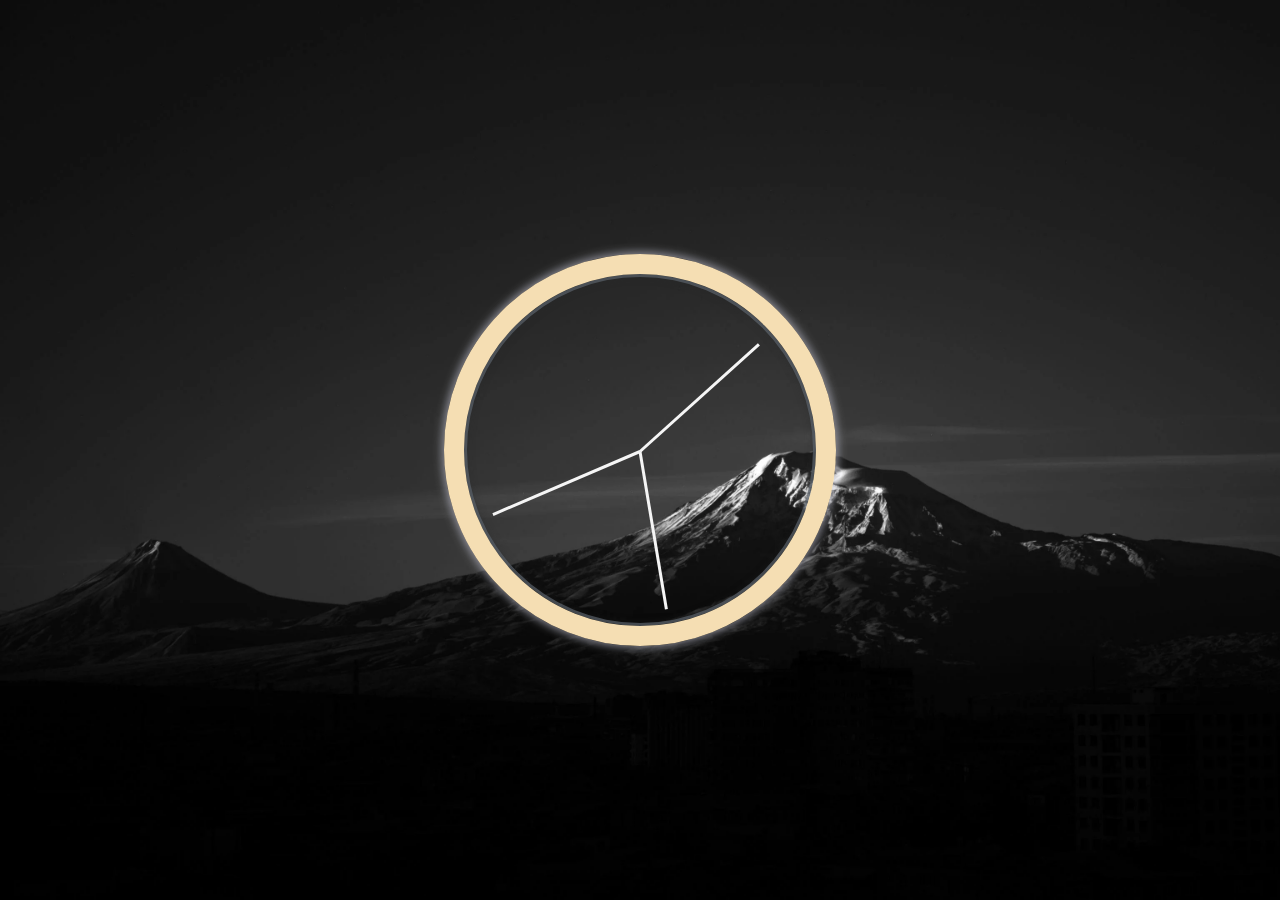
<file: 2. JS & CSS Clock/index.html>
<!DOCTYPE html>
<html lang="en">
  <head>
    <meta charset="UTF-8" />
    <meta name="viewport" content="width=device-width, initial-scale=1.0" />
    <title>My Clock</title>
    <link rel="stylesheet" href="style.css" />
  </head>
  <body>
    <div class="clock">
      <div class="clock-face">
        <div class="hand hour-hand"></div>
        <div class="hand min-hand"></div>
        <div class="hand sec-hand"></div>
      </div>
    </div>

    <script src="script.js"></script>
  </body>
</html>
</file>
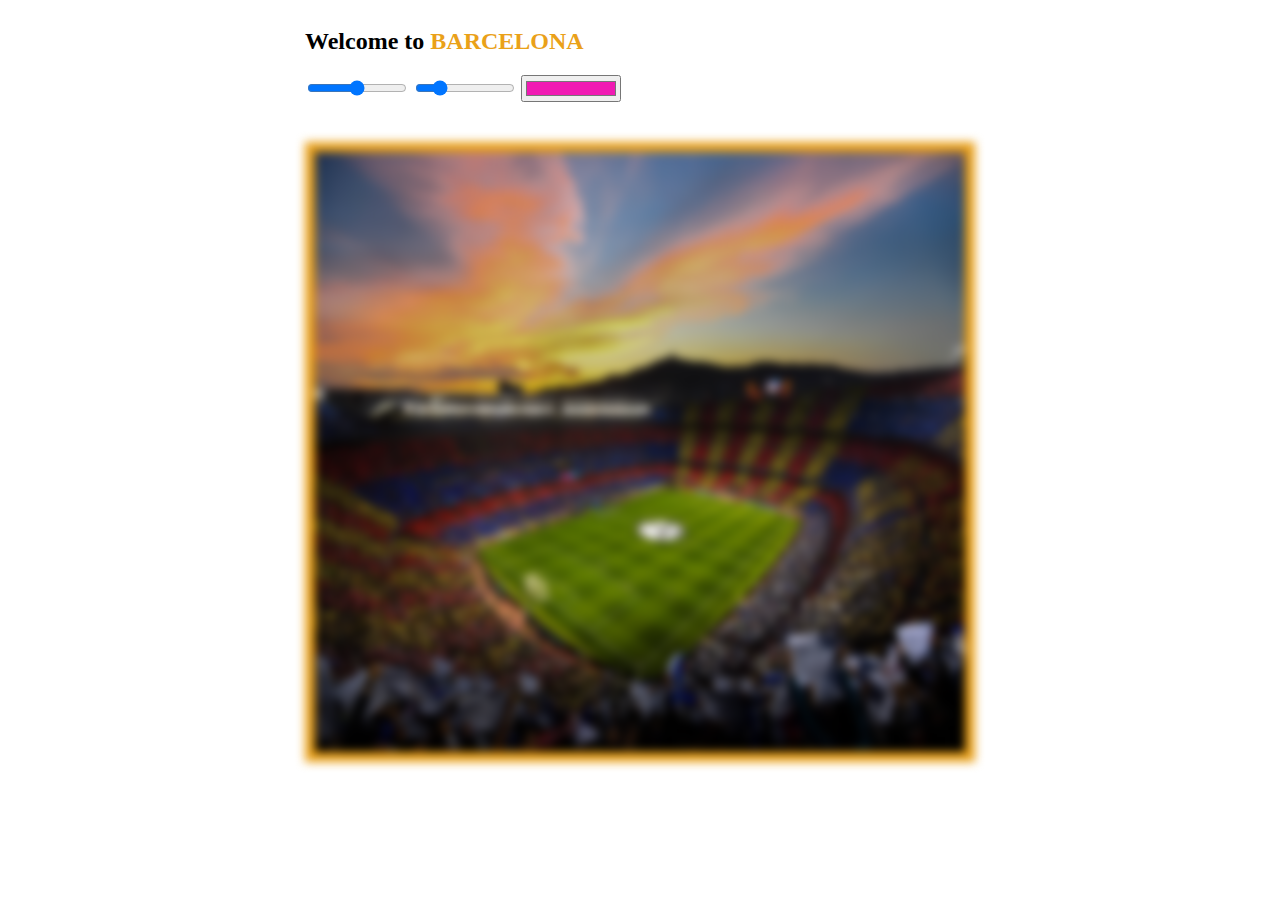
<file: 3. CSS Variables/index.html>
<!DOCTYPE html>
<html lang="en">
  <head>
    <meta charset="UTF-8" />
    <meta name="viewport" content="width=device-width, initial-scale=1.0" />
    <title>Document</title>
    <link rel="stylesheet" href="style.css" />
  </head>
  <body>
    <h2>Welcome to <span class="hgl">BARCELONA</span></h2>

    <div class="controls">
      <label for="space"></label>
      <input
        type="range"
        id="space"
        name="space"
        min="10"
        max="200"
        data-size="px"
      />

      <label for="blur"></label>
      <input
        type="range"
        id="blur"
        name="blur"
        min="0"
        max="35"
        value="7"
        data-size="px"
      />

      <label for="color"></label>
      <input type="color" id="color" name="color" value="#f01ab3" />
    </div>
    <img src="campnou.jpg" />

    <script src="script.js"></script>
  </body>
</html>

<!-- 
To combine label with input use same value for "for" and "id" attributes
-->
</file>
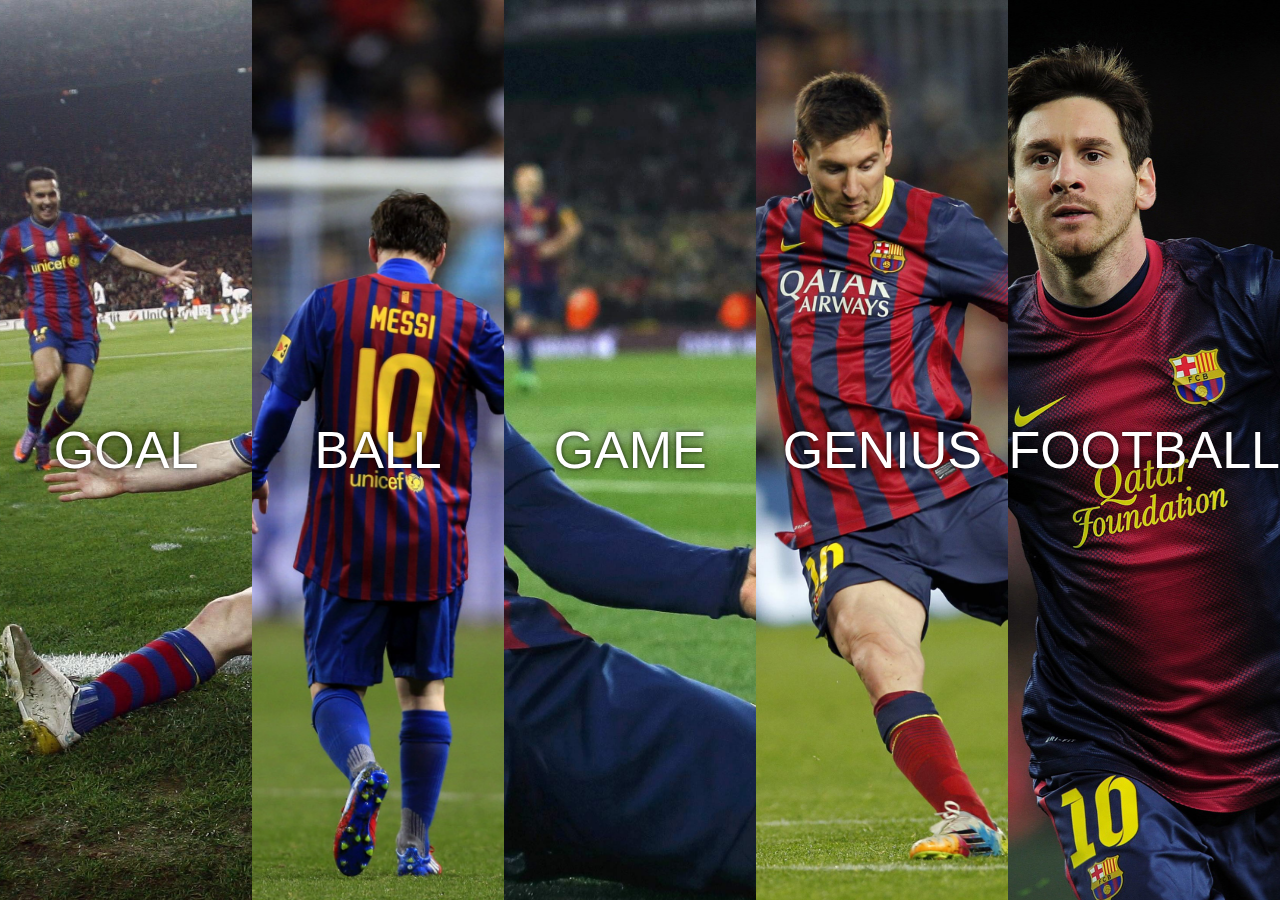
<file: 5. Flex Panel Gallery/index.html>
<!DOCTYPE html>
<html lang="en">
  <head>
    <meta charset="UTF-8" />
    <meta name="viewport" content="width=device-width, initial-scale=1.0" />
    <title>Flex Panel Gallery</title>
    <link rel="stylesheet" href="style.css" />
  </head>
  <body>
    <div class="panels">
      <div class="panel panel1">
        <p>Relentless</p>
        <p>Goal</p>
        <p>Scorer</p>
      </div>
      <div class="panel panel2">
        <p>Exceptional</p>
        <p>Ball</p>
        <p>Control</p>
      </div>
      <div class="panel panel3">
        <p>Clutch</p>
        <p>Game</p>
        <p>Winner</p>
      </div>
      <div class="panel panel4">
        <p>Tactical</p>
        <p>Genius</p>
        <p>Mind</p>
      </div>
      <div class="panel panel5">
        <p>Visionary</p>
        <p>Football</p>
        <p>Wizard</p>
      </div>
    </div>
    <script src="script.js"></script>
  </body>
</html>
</file>
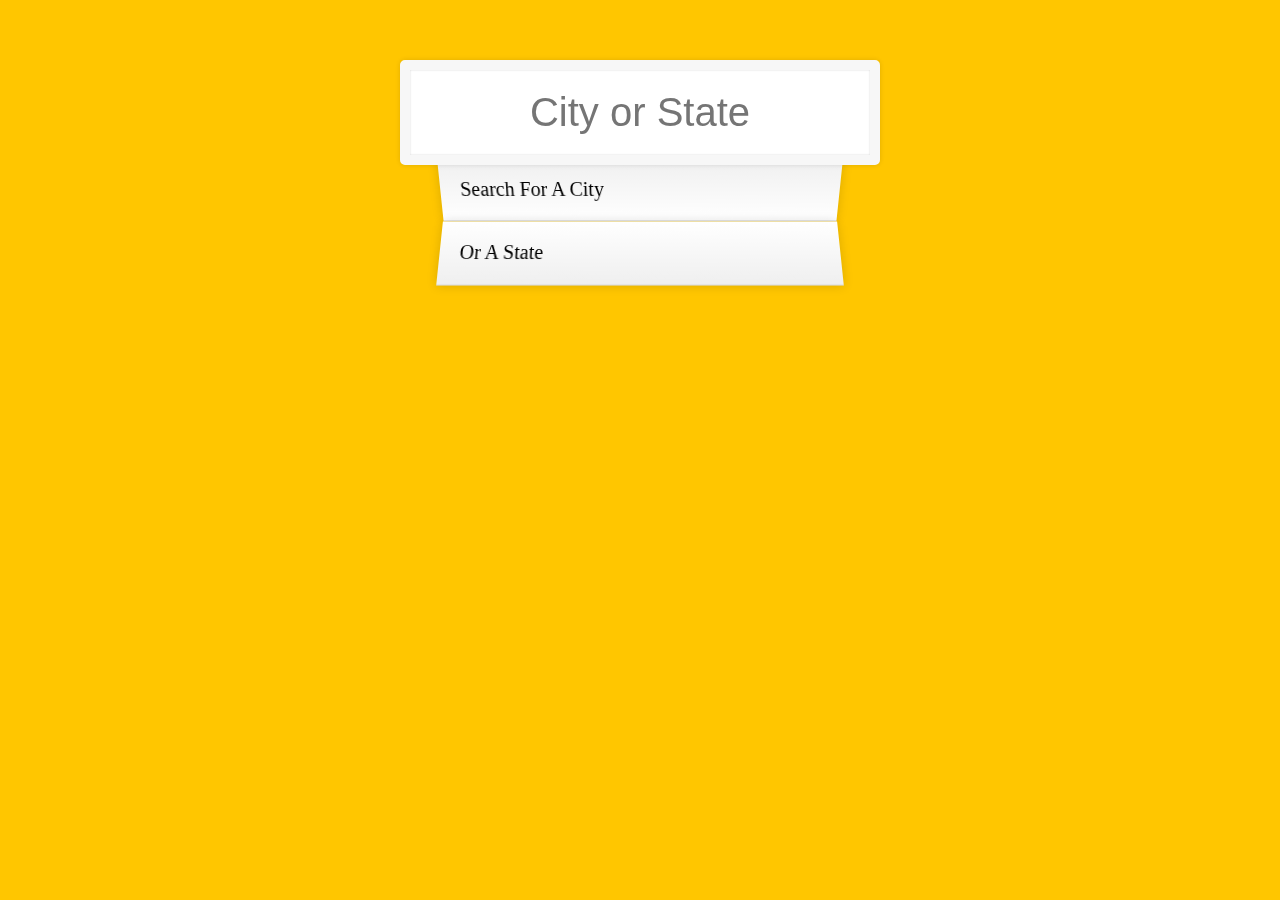
<file: 6. Ajax Type Ahead/index.html>
<!DOCTYPE html>
<html lang="en">
  <head>
    <meta charset="UTF-8" />
    <meta name="viewport" content="width=device-width, initial-scale=1.0" />
    <title>Document</title>
    <link href="style.css" rel="stylesheet" />
  </head>
  <body>
    <form class="search-form">
      <input type="text" class="search" placeholder="City or State" />
      <ul class="suggestions">
        <li>Search for a City</li>
        <li>Or a State</li>
      </ul>
    </form>
    <script src="script.js"></script>
  </body>
</html>
</file>
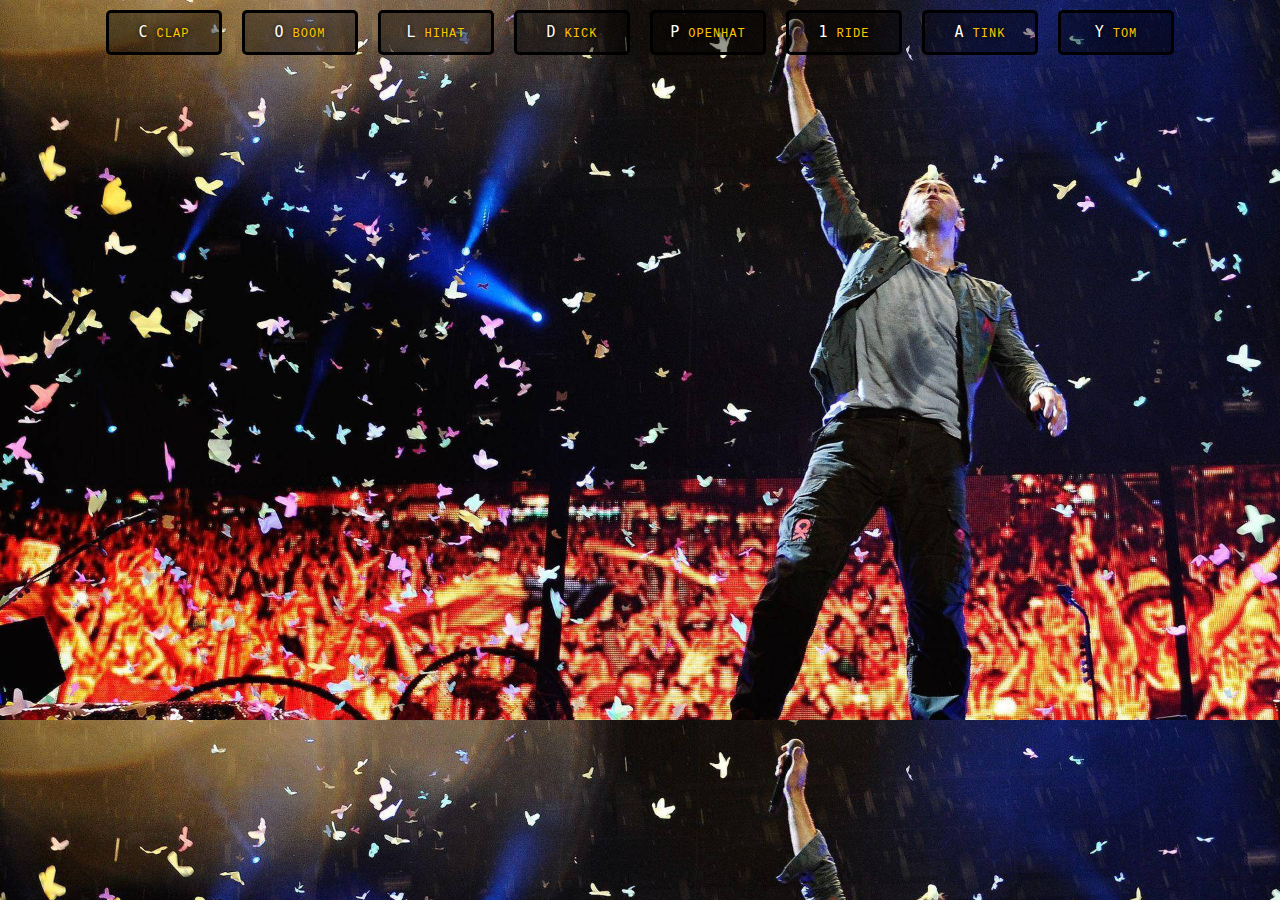
<file: 1. JS Drum Kit/DrumKit.html>
<!DOCTYPE html>
<html lang="en">
  <head>
    <meta charset="UTF-8" />
    <meta name="viewport" content="width=device-width, initial-scale=1.0" />
    <title>Drum Kit</title>
    <link rel="stylesheet" href="style.css" />
  </head>
  <body>
    <div class="keys">
      <div data-key="67" class="key">
        <kbd>C</kbd>
        <span class="sound">clap</span>
      </div>
      <div data-key="79" class="key">
        <kbd>O</kbd>
        <span class="sound">boom</span>
      </div>
      <div data-key="76" class="key">
        <kbd>L</kbd>
        <span class="sound">hihat</span>
      </div>
      <div data-key="68" class="key">
        <kbd>D</kbd>
        <span class="sound">kick</span>
      </div>
      <div data-key="80" class="key">
        <kbd>P</kbd>
        <span class="sound">openhat</span>
      </div>
      <div data-key="49" class="key">
        <kbd>1</kbd>
        <span class="sound">ride</span>
      </div>
      <div data-key="65" class="key">
        <kbd>A</kbd>
        <span class="sound">tink</span>
      </div>
      <div data-key="89" class="key">
        <kbd>Y</kbd>
        <span class="sound">tom</span>
      </div>
    </div>
    <audio data-key="67" src="sounds/clap.wav"></audio>
    <audio data-key="79" src="sounds/boom.wav"></audio>
    <audio data-key="76" src="sounds/hihat.wav"></audio>
    <audio data-key="68" src="sounds/kick.wav"></audio>
    <audio data-key="80" src="sounds/openhat.wav"></audio>
    <audio data-key="49" src="sounds/ride.wav"></audio>
    <audio data-key="65" src="sounds/tink.wav"></audio>
    <audio data-key="89" src="sounds/tom.wav"></audio>

    <script>
      function removeTransition(e) {
        if (e.propertyName !== "transform") return;
        e.target.classList.remove("playing");
      }

      function playSound(e) {
        //console.log(e.keyCode);
        const audio = document.querySelector(`audio[data-key="${e.keyCode}"]`);
        const key = document.querySelector(`div[data-key="${e.keyCode}"]`);

        if (!audio) return;
        // Only audio.play() will not again execute audio for same while for that key audio is
        // already playing, so we use currentTime property of HTMLMediaElement interface
        key.classList.add("playing");
        audio.currentTime = 0;
        audio.play();
        // console.log(key);
      }

      const keys = Array.from(document.querySelectorAll(".key"));
      keys.forEach((key) =>
        key.addEventListener("transitionend", removeTransition)
      );

      window.addEventListener("keydown", playSound);
    </script>
  </body>
</html>
</file>
<file: 2. JS & CSS Clock/style.css>
html {
  background: url(dark.png);
  background-size: cover;
}

body {
  margin: 0;
  display: flex;
  align-items: center;
  flex: 1;
  min-height: 100vh;
}

.clock {
  width: 20rem;
  height: 20rem;
  border: 20px solid wheat;
  border-radius: 50%;
  margin: 50px auto;
  position: relative;
  padding: 1rem;
  /* transform: translateY(-3px); this moves division along with y-axis */
  box-shadow: 0 0 10px 2px #d9dcde98, inset 0 0 0 3px #5d656daa,
    inset 0 0 10px rgba(39, 40, 41, 0.615), 0 0 10px rgba(31, 3, 93, 0.2);
}

.clock-face {
  position: relative;
  width: 100%;
  height: 100%;
}

.hand {
  width: 50%;
  height: 3px;
  background: whitesmoke;
  position: absolute;
  top: 50%;
  transform-origin: 100%;
  transform: rotate(90deg);
  transition: all 0.5s;
  transition-timing-function: cubic-bezier(0.1, 2.7, 0.58, 1);
}

/*  
transform Property
The transform property applies a 2D or 3D transformation to an element. 
The property can take several functions that allow for translation, rotation, scaling, and skewing of 
elements. Multiple transformations can be combined by separating them with spaces.

Values for transform

translate: Moves an element from its current position.

translateX(length): Moves the element horizontally by a specified amount.
Example: transform: translateX(100px);
translateY(length): Moves the element vertically by a specified amount.
Example: transform: translateY(50%);
translate(length, length): Moves the element both horizontally and vertically.
Example: transform: translate(10px, 20px);
translateZ(length): Moves the element along the z-axis (3D transformation).
Example: transform: translateZ(30px);
translate3d(x, y, z): Moves the element in all three directions.
Example: transform: translate3d(50px, 20px, 30px);
rotate: Rotates an element around a fixed point.

rotate(angle): Rotates the element in 2D space.
Example: transform: rotate(45deg);
rotateX(angle): Rotates the element around the X-axis (3D rotation).
Example: transform: rotateX(45deg);
rotateY(angle): Rotates the element around the Y-axis (3D rotation).
Example: transform: rotateY(45deg);
rotateZ(angle): Rotates the element around the Z-axis (3D rotation, same as rotate()).
Example: transform: rotateZ(45deg);
rotate3d(x, y, z, angle): Rotates the element around a 3D vector.
Example: transform: rotate3d(1, 1, 0, 45deg);
scale: Resizes an element.

scale(factor): Scales the element uniformly.
Example: transform: scale(1.5);
scaleX(factor): Scales the element horizontally.
Example: transform: scaleX(2);
scaleY(factor): Scales the element vertically.
Example: transform: scaleY(0.5);
scaleZ(factor): Scales the element along the Z-axis (3D scaling).
Example: transform: scaleZ(2);
scale3d(x, y, z): Scales the element in all three dimensions.
Example: transform: scale3d(1.5, 2, 0.5);
skew: Skews the element along the X and Y axes.

skewX(angle): Skews the element horizontally.
Example: transform: skewX(30deg);
skewY(angle): Skews the element vertically.
Example: transform: skewY(15deg);
skew(x-angle, y-angle): Skews the element in both directions.
Example: transform: skew(30deg, 20deg);
perspective: Applies a perspective effect to a 3D transformed element.

Example: transform: perspective(500px) rotateY(45deg);
matrix and matrix3d: Allows for complex transformations by directly specifying a matrix.

matrix(a, b, c, d, tx, ty): A 2D transformation matrix.
Example: transform: matrix(1, 0, 0, 1, 0, 0); (identity matrix, no transformation)
matrix3d(...): A 3D transformation matrix with 16 values.
Example: transform: matrix3d(1, 0, 0, 0, 0, 1, 0, 0, 0, 0, 1, 0, 10, 20, 30, 1);
filter Property
The filter property applies graphical effects such as blurring or color shifting to an element. It’s typically used for image manipulation but can be applied to any element.

Values for filter
blur(radius): Applies a Gaussian blur to the element. The radius defines the blur radius.

Example: filter: blur(5px);
brightness(percent): Adjusts the brightness of the element. Values greater than 100% make it brighter, while values less than 100% make it darker.

Example: filter: brightness(150%);
contrast(percent): Adjusts the contrast of the element. A value of 0% will make the element completely gray, and a value of 100% is the original contrast.

Example: filter: contrast(120%);
grayscale(percent): Converts the element to grayscale. A value of 100% is completely gray, while 0% leaves it unchanged.

Example: filter: grayscale(50%);
invert(percent): Inverts the colors of the element. A value of 100% fully inverts the colors, while 0% leaves them unchanged.

Example: filter: invert(100%);
opacity(percent): Adjusts the transparency of the element. A value of 100% is fully opaque, while 0% is fully transparent.

Example: filter: opacity(75%);
saturate(percent): Adjusts the color saturation of the element. Values over 100% increase saturation, while values below 100% decrease it.

Example: filter: saturate(200%);
sepia(percent): Applies a sepia tone to the element. A value of 100% is full sepia, while 0% leaves it unchanged.

Example: filter: sepia(100%);
drop-shadow(offset-x offset-y blur-radius color): Applies a shadow effect to the element. It works similarly to box-shadow but is a part of the filter property.

Example: filter: drop-shadow(5px 5px 10px black);
hue-rotate(angle): Rotates the hue of the element around the color wheel. A value of 0deg leaves the hue unchanged, while 360deg results in a full rotation.

Example: filter: hue-rotate(180deg);

*/
</file>
<file: 3. CSS Variables/style.css>
:root {
  --space: 10px;
  --blur: 5px;
  --color: #eaa119;
}

html {
  display: flex;
  align-items: center;
  justify-content: center;
}

img {
  padding: var(--space);
  background: var(--color);
  filter: blur(var(--blur));
  width: 650px;
  height: 600px;
}

.hgl {
  color: var(--color);
}

.controls {
  margin-bottom: 40px;
}

input {
  width: 100px;
}
</file>
<file: 5. Flex Panel Gallery/style.css>
html {
  box-sizing: border-box;
  background: #ffc600;
  font-family: "helvetica neue";
  font-size: 20px;
  font-weight: 200;
}

body {
  margin: 0;
}

*,
*::before,
*::after {
  box-sizing: inherit;
}

.panels {
  min-height: 100vh;
  display: flex;
  overflow: hidden;
}

/* Here Panel is flex container */
.panel {
  background: blueviolet;
  /* box-shadow: inset 0 0 0 5px rgba(39, 189, 104, 0.526); */
  color: white;
  text-align: center;
  display: flex;
  flex-direction: column;
  flex: 1;
  justify-content: center;
  align-items: center;
  font-size: 20px;
  background-size: cover;
  background-position: center;
  transition: font-size 0.7s cubic-bezier(0.61, -0.19, 0.7, -0.11),
    flex 0.7s cubic-bezier(0.61, -0.19, 0.7, -0.11), background 0.2s;
}

.panel1 {
  background-image: url(./images/fcb.jpg);
}
.panel2 {
  background-image: url(./images/l10.jpg);
}
.panel3 {
  background-image: url(./images/ls9.jpg);
}
.panel4 {
  background-image: url(./images/lm.jpeg);
}
.panel5 {
  background-image: url(./images/messi-wallpaper.jpg);
}

/* Here panel is flex item */
.panel > * {
  margin: 0;
  width: 100%;
  transition: transform 0.5s;
  display: flex;
  flex: 1 0 auto;
  justify-content: center;
  align-items: center;
}

.panel > *:first-child {
  transform: translateY(-100%);
}

.panel.open-active > *:first-child {
  transform: translateY(0);
}

.panel > *:last-child {
  transform: translateY(100%);
}

.panel.panel.open-active > *:last-child {
  transform: translateY(0);
}

.panel p {
  text-transform: uppercase;
  font-family: "Gill Sans", "Gill Sans MT", Calibri, "Trebuchet MS", sans-serif;
  text-shadow: 0 0 4px rgba(0, 0, 0, 0.72), 0 0 14px rgba(0, 0, 0, 0.45);
  font-size: 1.3em;
}

.panel p:nth-child(2) {
  font-size: 2.6em;
}

.panel.open {
  flex: 5;
  font-size: 40px;
}

@media only screen and (max-width: 600px) {
  .panel p {
    font-size: 1em;
  }
}
</file>
<file: 6. Ajax Type Ahead/style.css>
html {
  box-sizing: border-box;
  background: #ffc600;
  font-family: "helvetica neue";
  font-size: 20px;
  font-weight: 200;
}

*,
*::before,
*::after {
  box-sizing: inherit;
}

body {
  margin: 0;
  padding: 0;
}

input {
  width: 100%;
  padding: 20px;
}

.search-form {
  max-width: 400px;
  margin: 50px auto;
}

.suggestions {
  margin: 0;
  padding: 0;
  position: relative;
}

input.search {
  margin: 0;
  text-align: center;
  outline: 0;
  border: 10px solid #f7f7f7;
  width: 120%;
  left: -10%;
  position: relative;
  top: 10px;
  z-index: 2;
  border-radius: 5px;
  font-size: 40px;
  box-shadow: 0 0 5px rgba(0, 0, 0, 0.12), inset 0 0 2px rgba(0, 0, 0, 0.19);
}

.suggestions li {
  list-style-type: none;
  background: white;
  margin: 0;
  padding: 20px;
  box-shadow: 0 0 10px rgba(0, 0, 0, 0.14);
  transition: background 0.2s;
  display: flex;
  justify-content: space-between;
  text-transform: capitalize;
  border-bottom: 1px solid #d8d8d8;
}

.suggestions li:nth-child(even) {
  transform: perspective(100px) rotateX(3deg) translateY(2px) scale(1.001);
  background: linear-gradient(to bottom, #ffffff 0%, #efefef 100%);
}

.suggestions li:nth-child(odd) {
  transform: perspective(100px) rotateX(-3deg) translateY(3px);
  background: linear-gradient(to top, #ffffff 0%, #efefef 100%);
}

span.population {
  font-size: 15px;
}

.hl {
  background: #ffc600;
}
</file>
<file: 1. JS Drum Kit/style.css>
html {
  font-size: 10px;
  background: url("coldplay-chris-martin-concert-confetti-zzbs2h3w5uwjglwv.jpg");
  background-size: cover;
}

body,
html {
  margin: 0;
  padding: 0;
  font-family: "Courier New", Courier, monospace;
}

.keys {
  display: flex;
  flex-direction: row;
  align-items: center;
  justify-content: center;
}

.key {
  border: 0.3rem solid black;
  border-radius: 0.5rem;
  margin: 1rem;
  font-size: 1.5rem;
  padding: 1rem 0.5rem;
  transition: all 0.07s ease;
  width: 10rem;
  text-align: center;
  color: white;
  background: rgba(0, 0, 0, 0.4);
  text-shadow: 0 0 0.5rem black;
}

.playing {
  transform: scale(1.2);
  border-color: #ffc600;
  box-shadow: 0 0 1rem #ffc600;
}

.kbd {
  display: block;
  font-size: 4rem;
}
.sound {
  font-size: 1.2rem;
  text-transform: uppercase;
  letter-spacing: 0.1rem;
  color: #ffc600;
}
</file>
